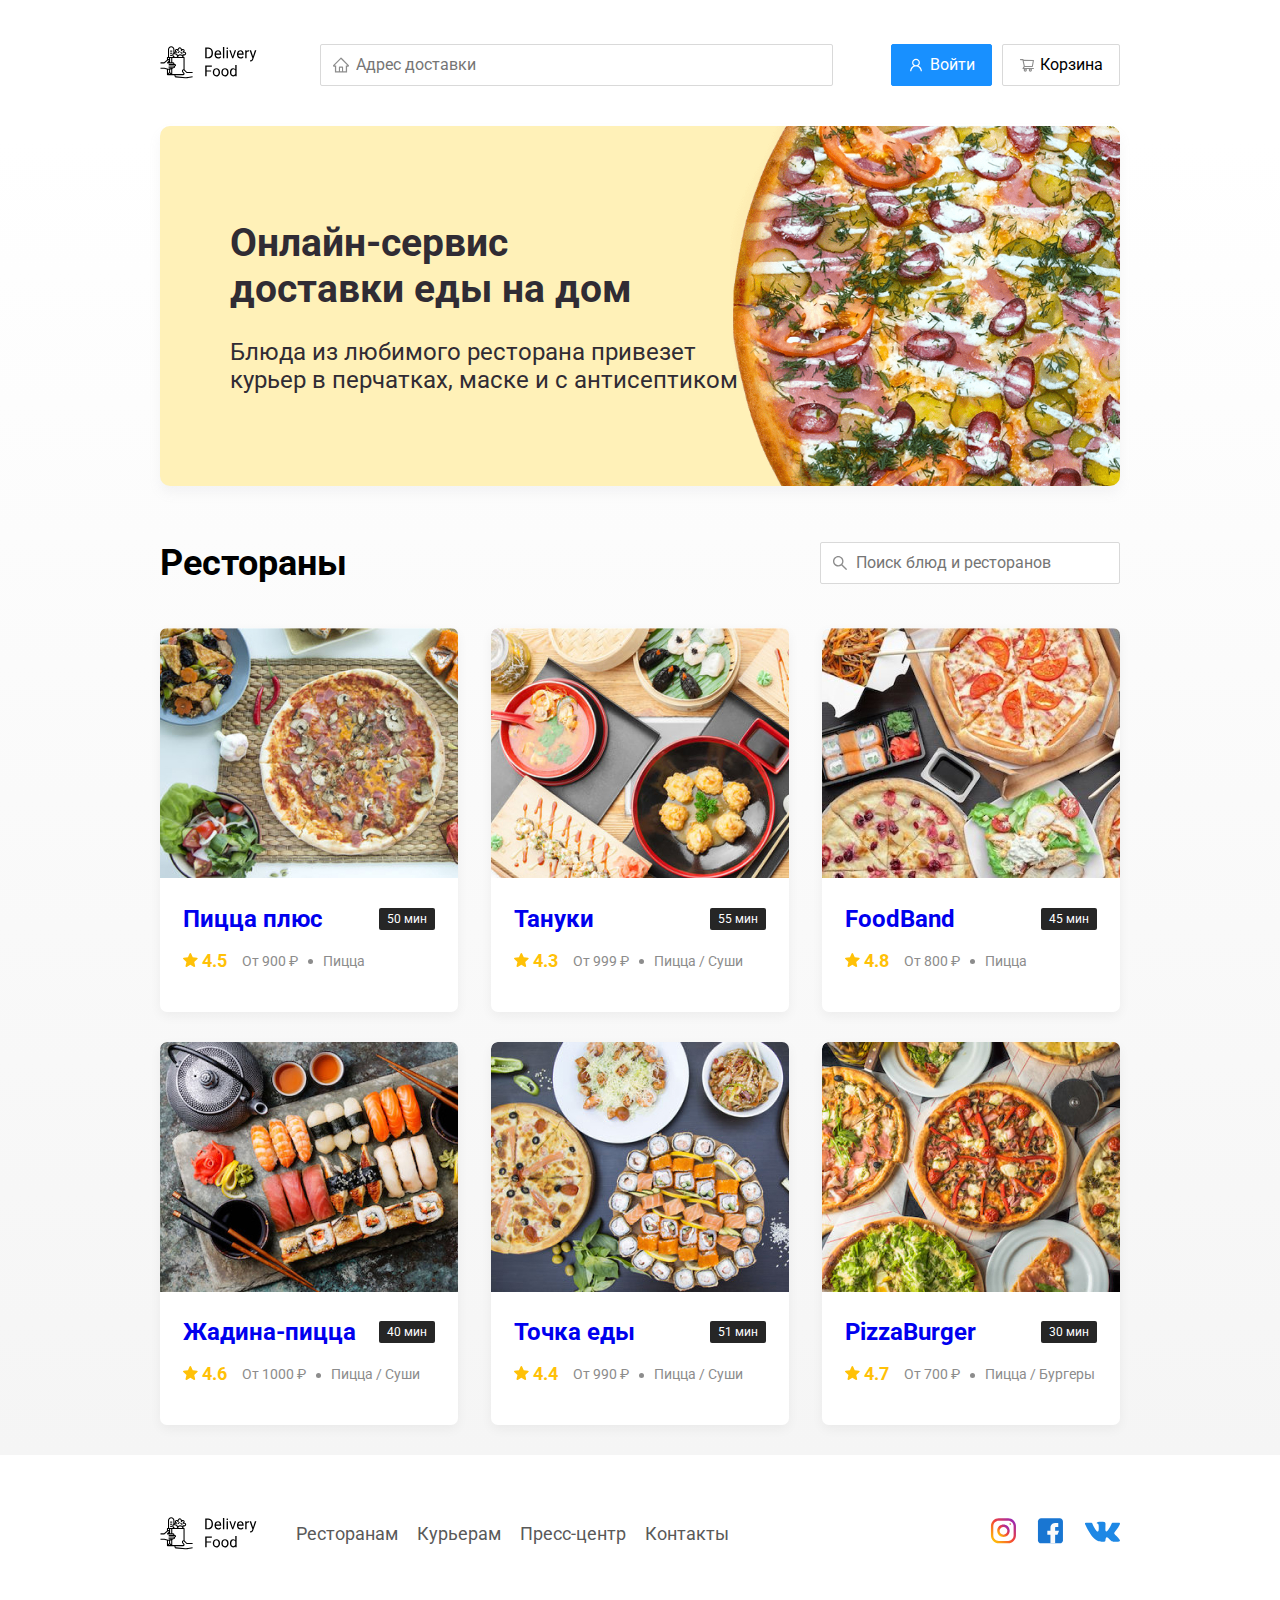
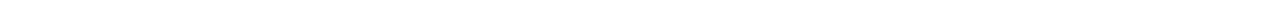
<file: index.html>
<!DOCTYPE html>
<html lang="ru">
<head>
    <meta charset="UTF-8">
    <meta name="viewport" content="width=device-width, initial-scale=1.0">
    <title>Delivery Food - доставка еды</title>
    <link href="https://fonts.googleapis.com/css2?family=Roboto:wght@400;700&display=swap" rel="stylesheet">
    <link rel="stylesheet" href="./css/normalize.css">
    <link rel="stylesheet" href="css/animate.css">
    <link rel="stylesheet" href="./css/style.css">
</head>
<body>

    <div class="container">

        <!-- Шапка сайта -->
        <header class="header">
        <!-- Логотип -->
        <a href="index.html" class="logo"><img src="img/logo.svg" alt="Logo"></a>

        <input type="text" class="input input-address" placeholder="Адрес доставки">
        <div class="buttons">
            <button class="button button-primary">
                <img class="button-icon" src="img/icon-container.svg" alt="user">
                <span class="button-text">Войти</span>
            </button>
            <button class="button" id="cart-button">
                <img src="img/shopping-cart.svg" alt="shopping cart" class="button-icon">
                <span class="button-text">Корзина</span>
            </button>
        </div>
        </header>
    </div>

    <main class="main">
        
        <div class="container">

            <section class="promo">
                <h1 class="promo-title">Онлайн-сервис <br> доставки еды на дом</h1>
                <p class="promo-text">Блюда из любимого ресторана привезет курьер в перчатках, маске и с антисептиком</p>
            </section>
    
            <section class="restaurants">
                <div class="section-heading">
                    <h2 class="section-title">Рестораны</h2>
                    <input type="text" class="input input-search" placeholder="Поиск блюд и ресторанов">
                </div>
    
                <div class="cards">
                    <a href="restaurant.html" class="card">
                        <img src="img/card.jpg" alt="image" class="card-image">
                        <div class="card-text">
                            <div class="card-heading">
                                <h3 class="card-title">Пицца плюс</h3>
                                <span class="card-tag tag">50 мин</span>
                            </div>
                            <!-- /.card-heading -->
                            <div class="card-info">
                                <div class="rating"><img src="img/star.svg" alt="star" class="rating-star"> 4.5</div>
                                <div class="price">От 900 ₽</div>
                                <div class="category">Пицца </div>
                            </div>
                            <!-- /.card-info -->
                        </div>
                        <!-- /.card-text -->
                    </a>
                    <!-- /.card -->
    
                    <a href="restaurant.html" class="card">
                        <img src="img/image2.jpg" alt="image" class="card-image">
                        <div class="card-text">
                            <div class="card-heading">
                                <h3 class="card-title">Тануки </h3>
                                <span class="card-tag tag">55 мин</span>
                            </div>
                            <!-- /.card-heading -->
                            <div class="card-info">
                                <div class="rating"><img src="img/star.svg" alt="star" class="rating-star"> 4.3</div>
                                <div class="price">От 999 ₽</div>
                                <div class="category">Пицца / Суши </div>
                            </div>
                            <!-- /.card-info -->
                        </div>
                        <!-- /.card-text -->
                    </a>
                    <!-- /.card -->
    
                    <a href="restaurant.html" class="card">
                        <img src="img/image3.jpg" alt="image" class="card-image">
                        <div class="card-text">
                            <div class="card-heading">
                                <h3 class="card-title">FoodBand</h3>
                                <span class="card-tag tag">45 мин</span>
                            </div>
                            <!-- /.card-heading -->
                            <div class="card-info">
                                <div class="rating"><img src="img/star.svg" alt="star" class="rating-star"> 4.8</div>
                                <div class="price">От 800 ₽</div>
                                <div class="category">Пицца </div>
                            </div>
                            <!-- /.card-info -->
                        </div>
                        <!-- /.card-text -->
                    </a>
                    <!-- /.card -->
    
                    <a href="restaurant.html" class="card">
                        <img src="img/image4.jpg" alt="image" class="card-image">
                        <div class="card-text">
                            <div class="card-heading">
                                <h3 class="card-title">Жадина-пицца</h3>
                                <span class="card-tag tag">40 мин</span>
                            </div>
                            <!-- /.card-heading -->
                            <div class="card-info">
                                <div class="rating"><img src="img/star.svg" alt="star" class="rating-star"> 4.6</div>
                                <div class="price">От 1000 ₽</div>
                                <div class="category">Пицца / Суши </div>
                            </div>
                            <!-- /.card-info -->
                        </div>
                        <!-- /.card-text -->
                    </a>
                    <!-- /.card -->
    
                    <a href="restaurant.html" class="card">
                        <img src="img/image5.jpg" alt="image" class="card-image">
                        <div class="card-text">
                            <div class="card-heading">
                                <h3 class="card-title">Точка еды</h3>
                                <span class="card-tag tag">51 мин</span>
                            </div>
                            <!-- /.card-heading -->
                            <div class="card-info">
                                <div class="rating"><img src="img/star.svg" alt="star" class="rating-star"> 4.4</div>
                                <div class="price">От 990 ₽</div>
                                <div class="category">Пицца / Суши </div>
                            </div>
                            <!-- /.card-info -->
                        </div>
                        <!-- /.card-text -->
                    </a>
                    <!-- /.card -->
    
                    <a href="restaurant.html" class="card">
                        <img src="img/image6.jpg" alt="image" class="card-image">
                        <div class="card-text">
                            <div class="card-heading">
                                <h3 class="card-title">PizzaBurger</h3>
                                <span class="card-tag tag">30 мин</span>
                            </div>
                            <!-- /.card-heading -->
                            <div class="card-info">
                                <div class="rating"><img src="img/star.svg" alt="star" class="rating-star"> 4.7</div>
                                <div class="price">От 700 ₽</div>
                                <div class="category">Пицца / Бургеры </div>
                            </div>
                            <!-- /.card-info -->
                        </div>
                        <!-- /.card-text -->
                    </a>
                    <!-- /.card -->
                </div>
                <!-- /.cards -->
            </section>

        </div>

    </main>

    <footer class="footer">

        <div class="container">
            <div class="footer-block">
                <img src="img/logo.svg" alt="logo" class="logo footer-logo">
                <nav class="footer-nav">
                    <a href="#" class="footer-link">Ресторанам </a>
                    <a href="#" class="footer-link">Курьерам</a>
                    <a href="#" class="footer-link">Пресс-центр</a>
                    <a href="#" class="footer-link">Контакты</a>
                </nav>
                <div class="social-links">
                    <a href="#" class="social-link"><img src="img/insta.svg" alt="instagram"></a>
                    <a href="#" class="social-link"><img src="img/facebook.svg" alt="facebook"></a>
                    <a href="#" class="social-link"><img src="img/vk.svg" alt="vkontakte"></a>
                </div>
            </div>
            <!-- /.footer-block -->
        </div>

    </footer>

    <div class="modal">
        <div class="modal-dialog">
            <div class="modal-header">
                <h3 class="modal-title">Корзина</h3>
                <button class="close">&times;</button>
            </div>
            <div class="modal-body">
                <div class="food-row">
                    <span class="food-name">Ролл угорь стандарт</span>
                    <strong class="food-price">250 ₽</strong>
                    <div class="food-counter">
                        <button class="counter-button">-</button>
                        <span class="counter">1</span>
                        <button class="counter-button">+</button>
                    </div>
                </div>
                <!-- /.foods-row -->
                <div class="food-row">
                    <span class="food-name">Ролл угорь стандарт</span>
                    <strong class="food-price">250 ₽</strong>
                    <div class="food-counter">
                        <button class="counter-button">-</button>
                        <span class="counter">1</span>
                        <button class="counter-button">+</button>
                    </div>
                </div>
                <!-- /.foods-row -->
                <div class="food-row">
                    <span class="food-name">Ролл угорь стандарт</span>
                    <strong class="food-price">250 ₽</strong>
                    <div class="food-counter">
                        <button class="counter-button">-</button>
                        <span class="counter">1</span>
                        <button class="counter-button">+</button>
                    </div>
                </div>
                <!-- /.foods-row -->
                <div class="food-row">
                    <span class="food-name">Ролл угорь стандарт</span>
                    <strong class="food-price">250 ₽</strong>
                    <div class="food-counter">
                        <button class="counter-button">-</button>
                        <span class="counter">1</span>
                        <button class="counter-button">+</button>
                    </div>
                </div>
                <!-- /.foods-row -->
                <div class="food-row">
                    <span class="food-name">Ролл угорь стандарт</span>
                    <strong class="food-price">250 ₽</strong>
                    <div class="food-counter">
                        <button class="counter-button">-</button>
                        <span class="counter">1</span>
                        <button class="counter-button">+</button>
                    </div>
                </div>
                <!-- /.foods-row -->
            </div>

            <div class="modal-footer">
                <span class="modal-pricetag">1250 ₽</span>
                <div class="footer-buttons">
                    <button class="button button-primary">Оформить заказ</button>
                    <button class="button">Отмена</button>
                </div>
            </div>
        </div>
        <!-- /.modal-dialog -->
    </div>

    <script src="js/wow.min.js"></script>
    <script src="js/main.js"></script>

</body>
</html>
</file>
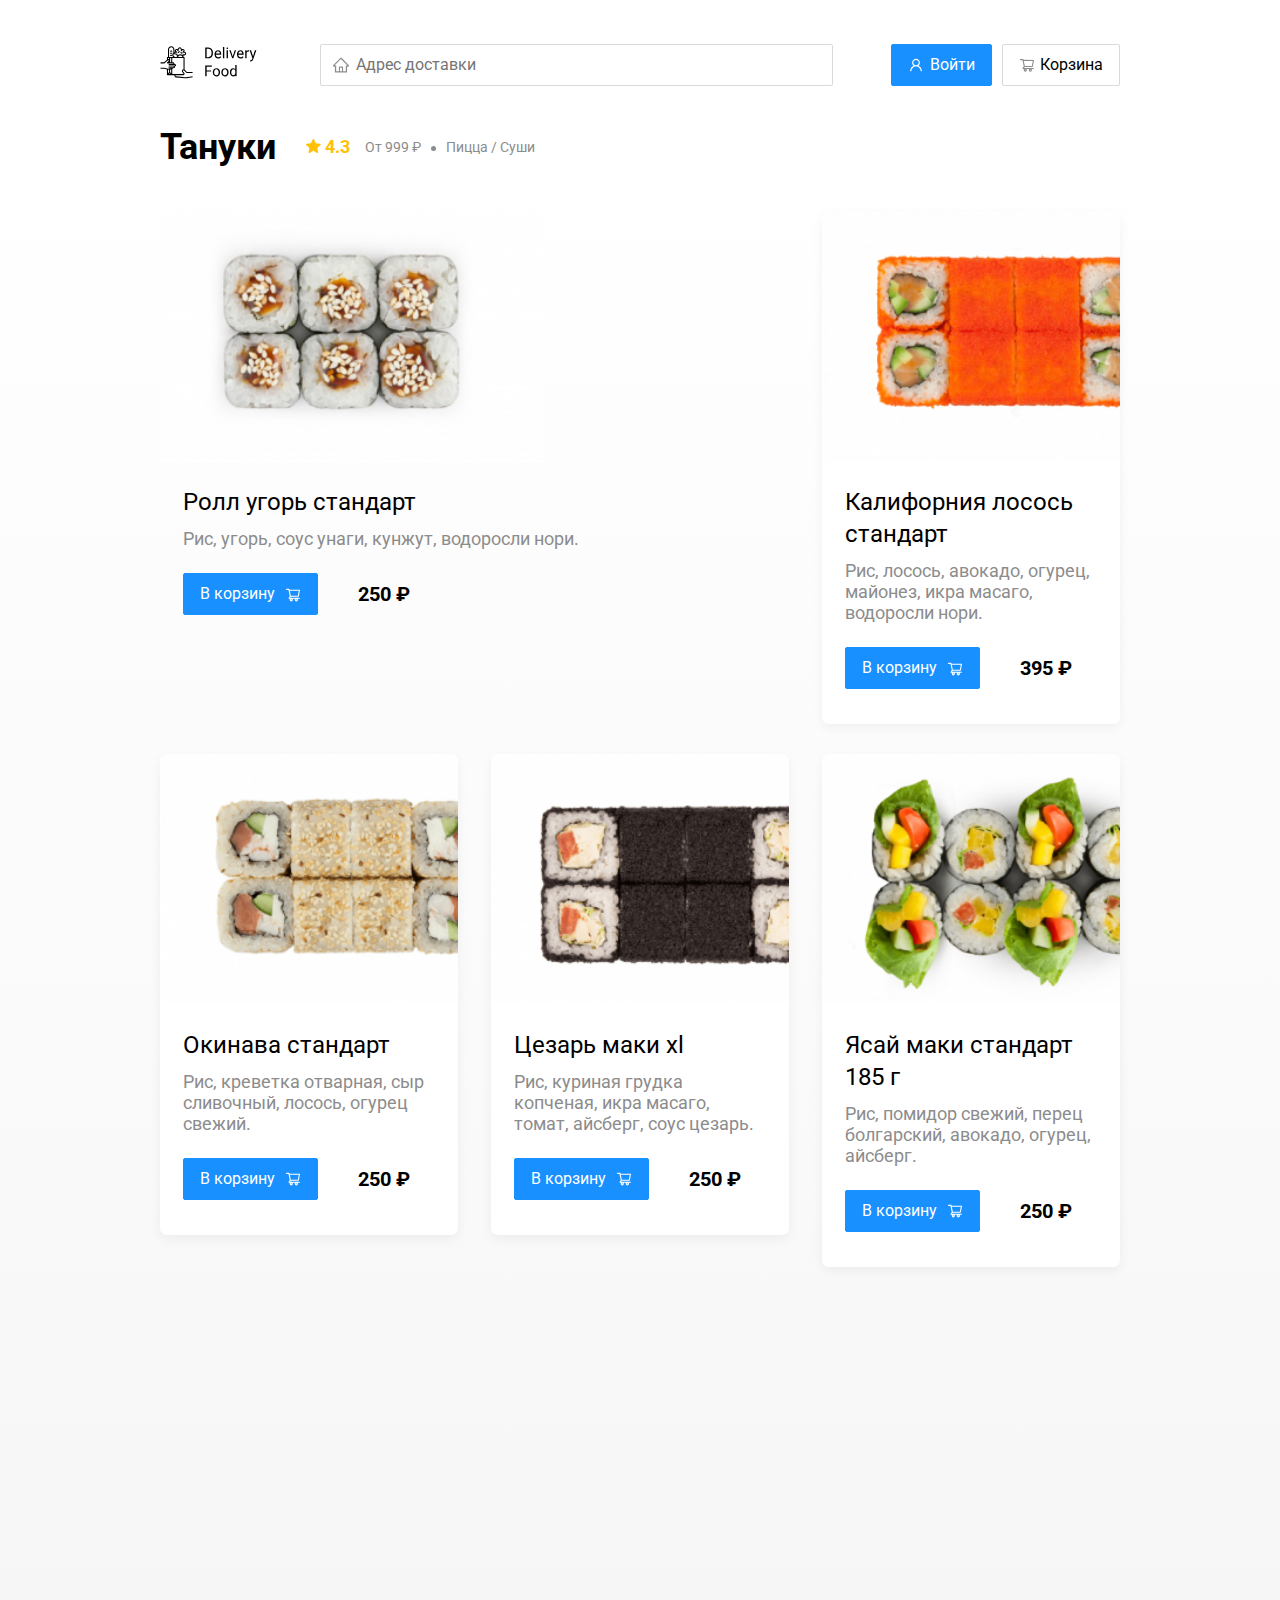
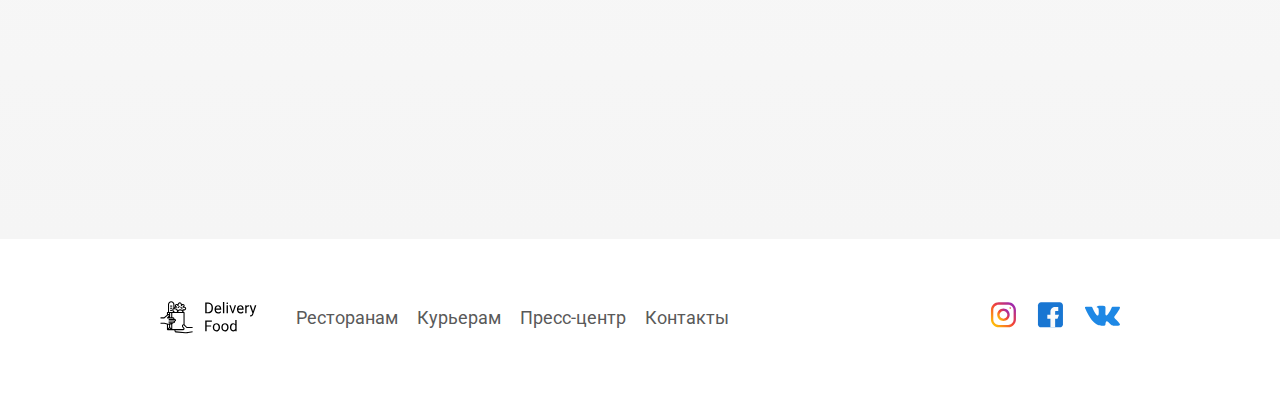
<file: restaurant.html>
<!DOCTYPE html>
<html lang="ru">
<head>
    <meta charset="UTF-8">
    <meta name="viewport" content="width=device-width, initial-scale=1.0">
    <title>PizzaBurger - доставка еды</title>
    <link href="https://fonts.googleapis.com/css2?family=Roboto:wght@400;700&display=swap" rel="stylesheet">
    <link rel="stylesheet" href="./css/normalize.css">
    <link rel="stylesheet" href="css/animate.css">
    <link rel="stylesheet" href="./css/style.css">
</head>
<body>

    <div class="container">

        <!-- Шапка сайта -->
        <header class="header">
        <!-- Логотип -->
        <a href="index.html" class="logo"><img src="img/logo.svg" alt="Logo"></a>

        <input type="text" class="input input-address" placeholder="Адрес доставки">
        <div class="buttons">
            <button class="button button-primary">
                <img class="button-icon" src="img/icon-container.svg" alt="user">
                <span class="button-text">Войти</span>
            </button>
            <button class="button" id="cart-button">
                <img src="img/shopping-cart.svg" alt="shopping cart" class="button-icon">
                <span class="button-text">Корзина</span>
            </button>
        </div>
        </header>
    </div>

    <main class="main">
        
        <div class="container">

                
            <section class="restaurants">
                <div class="section-heading">
                    <h2 class="section-title">Тануки</h2>
                    <div class="card-info">
                        <div class="rating"><img src="img/star.svg" alt="star" class="rating-star"> 4.3</div>
                        <div class="price">От 999 ₽</div>
                        <div class="category">Пицца / Суши </div>
                    </div>
                    <!-- /.card-info -->
                </div>
    
                <div class="cards">
                    <div class="wow fadeInUp" data-wow-delay="0.4s">
                        <img src="img/image11.jpg" alt="image" class="card-image">
                        <div class="card-text">
                            <div class="card-heading">
                                <h3 class="card-title card-title-reg">Ролл угорь стандарт</h3> 
                            </div>
                            <!-- /.card-heading -->
                            <div class="card-info">
                                <div class="ingredients">Рис, угорь, соус унаги, кунжут, водоросли нори.</div>
                            </div>
                            <!-- /.card-info -->
                            <div class="card-buttons">
                                <button class="button button-primary">
                                    <span class="button-card-text">В корзину</span>
                                    <img src="img/shopping-cart2.svg" alt="shopping-cart" class="button-card-image">
                                </button>
                                <strong class="card-price-bold">250 ₽</strong>
                            </div>
                        </div>
                        <!-- /.card-text -->
                    </div>
                    <!-- /.card -->
    
                    <div class="card wow fadeInUp" data-wow-delay="0.4s">
                        <img src="img/image22.jpg" alt="image" class="card-image">
                        <div class="card-text">
                            <div class="card-heading">
                                <h3 class="card-title card-title-reg">Калифорния лосось стандарт</h3> 
                            </div>
                            <!-- /.card-heading -->
                            <div class="card-info">
                                <div class="ingredients">Рис, лосось, авокадо, огурец, майонез, икра масаго, водоросли нори.</div>
                            </div>
                            <!-- /.card-info -->
                            <div class="card-buttons">
                                <button class="button button-primary">
                                    <span class="button-card-text">В корзину</span>
                                    <img src="img/shopping-cart2.svg" alt="shopping-cart" class="button-card-image">
                                </button>
                                <strong class="card-price-bold">395 ₽</strong>
                            </div>
                        </div>
                        <!-- /.card-text -->
                    </div>
                    <!-- /.card -->
    
                    <div class="card wow fadeInUp" data-wow-delay="0.4s">
                        <img src="img/image33.jpg" alt="image" class="card-image">
                        <div class="card-text">
                            <div class="card-heading">
                                <h3 class="card-title card-title-reg">Окинава стандарт</h3> 
                            </div>
                            <!-- /.card-heading -->
                            <div class="card-info">
                                <div class="ingredients"> Рис, креветка отварная, сыр сливочный, лосось, огурец свежий.</div>
                            </div>
                            <!-- /.card-info -->
                            <div class="card-buttons">
                                <button class="button button-primary">
                                    <span class="button-card-text">В корзину</span>
                                    <img src="img/shopping-cart2.svg" alt="shopping-cart" class="button-card-image">
                                </button>
                                <strong class="card-price-bold">250 ₽</strong>
                            </div>
                        </div>
                        <!-- /.card-text -->
                    </div>
                    <!-- /.card -->
    
                    <div class="card wow fadeInUp" data-wow-delay="0.5s">
                        <img src="img/image44.jpg" alt="image" class="card-image">
                        <div class="card-text">
                            <div class="card-heading">
                                <h3 class="card-title card-title-reg">Цезарь маки хl</h3> 
                            </div>
                            <!-- /.card-heading -->
                            <div class="card-info">
                                <div class="ingredients">Рис, куриная грудка копченая, икра масаго, томат, айсберг, соус цезарь.</div>
                            </div>
                            <!-- /.card-info -->
                            <div class="card-buttons">
                                <button class="button button-primary">
                                    <span class="button-card-text">В корзину</span>
                                    <img src="img/shopping-cart2.svg" alt="shopping-cart" class="button-card-image">
                                </button>
                                <strong class="card-price-bold">250 ₽</strong>
                            </div>
                        </div>
                        <!-- /.card-text -->
                    </div>
                    <!-- /.card -->
    
                    <div class="card wow fadeInUp" data-wow-delay="0.6s">
                        <img src="img/image55.jpg" alt="image" class="card-image">
                        <div class="card-text">
                            <div class="card-heading">
                                <h3 class="card-title card-title-reg">Ясай маки стандарт 185 г</h3> 
                            </div>
                            <!-- /.card-heading -->
                            <div class="card-info">
                                <div class="ingredients">Рис, помидор свежий, перец болгарский, авокадо, огурец, айсберг.</div>
                            </div>
                            <!-- /.card-info -->
                            <div class="card-buttons">
                                <button class="button button-primary">
                                    <span class="button-card-text">В корзину</span>
                                    <img src="img/shopping-cart2.svg" alt="shopping-cart" class="button-card-image">
                                </button>
                                <strong class="card-price-bold">250 ₽</strong>
                            </div>
                        </div>
                        <!-- /.card-text -->
                    </div>
                    <!-- /.card -->
    
                    <div class="card wow fadeInUp" data-wow-delay="0.6s">
                        <img src="img/image66.jpg" alt="image" class="card-image">
                        <div class="card-text">
                            <div class="card-heading">
                                <h3 class="card-title card-title-reg">Ролл с креветкой стандарт</h3> 
                            </div>
                            <!-- /.card-heading -->
                            <div class="card-info">
                                <div class="ingredients">Рис, водоросли нори, креветки отварные, сыр сливочный, огурцы.</div>
                            </div>
                            <!-- /.card-info -->
                            <div class="card-buttons">
                                <button class="button button-primary">
                                    <span class="button-card-text">В корзину</span>
                                    <img src="img/shopping-cart2.svg" alt="shopping-cart" class="button-card-image">
                                </button>
                                <strong class="card-price-bold">250 ₽</strong>
                            </div>
                        </div>
                        <!-- /.card-text -->
                    </div>
                    <!-- /.card -->
                </div>
                <!-- /.cards -->
            </section>

        </div>

    </main>

    <footer class="footer">

        <div class="container">
            <div class="footer-block">
                <img src="img/logo.svg" alt="logo" class="logo footer-logo">
                <nav class="footer-nav">
                    <a href="#" class="footer-link">Ресторанам </a>
                    <a href="#" class="footer-link">Курьерам</a>
                    <a href="#" class="footer-link">Пресс-центр</a>
                    <a href="#" class="footer-link">Контакты</a>
                </nav>
                <div class="social-links">
                    <a href="#" class="social-link"><img src="img/insta.svg" alt="instagram"></a>
                    <a href="#" class="social-link"><img src="img/facebook.svg" alt="facebook"></a>
                    <a href="#" class="social-link"><img src="img/vk.svg" alt="vkontakte"></a>
                </div>
            </div>
            <!-- /.footer-block -->
        </div>

    </footer>

    <div class="modal">
        <div class="modal-dialog">
            <div class="modal-header">
                <h3 class="modal-title">Корзина</h3>
                <button class="close">&times;</button>
            </div>
            <div class="modal-body">
                <div class="food-row">
                    <span class="food-name">Ролл угорь стандарт</span>
                    <strong class="food-price">250 ₽</strong>
                    <div class="food-counter">
                        <button class="counter-button">-</button>
                        <span class="counter">1</span>
                        <button class="counter-button">+</button>
                    </div>
                </div>
                <!-- /.foods-row -->
                <div class="food-row">
                    <span class="food-name">Ролл угорь стандарт</span>
                    <strong class="food-price">250 ₽</strong>
                    <div class="food-counter">
                        <button class="counter-button">-</button>
                        <span class="counter">1</span>
                        <button class="counter-button">+</button>
                    </div>
                </div>
                <!-- /.foods-row -->
                <div class="food-row">
                    <span class="food-name">Ролл угорь стандарт</span>
                    <strong class="food-price">250 ₽</strong>
                    <div class="food-counter">
                        <button class="counter-button">-</button>
                        <span class="counter">1</span>
                        <button class="counter-button">+</button>
                    </div>
                </div>
                <!-- /.foods-row -->
                <div class="food-row">
                    <span class="food-name">Ролл угорь стандарт</span>
                    <strong class="food-price">250 ₽</strong>
                    <div class="food-counter">
                        <button class="counter-button">-</button>
                        <span class="counter">1</span>
                        <button class="counter-button">+</button>
                    </div>
                </div>
                <!-- /.foods-row -->
                <div class="food-row">
                    <span class="food-name">Ролл угорь стандарт</span>
                    <strong class="food-price">250 ₽</strong>
                    <div class="food-counter">
                        <button class="counter-button">-</button>
                        <span class="counter">1</span>
                        <button class="counter-button">+</button>
                    </div>
                </div>
                <!-- /.foods-row -->
            </div>

            <div class="modal-footer">
                <span class="modal-pricetag">1250 ₽</span>
                <div class="footer-buttons">
                    <button class="button button-primary">Оформить заказ</button>
                    <button class="button">Отмена</button>
                </div>
            </div>
        </div>
        <!-- /.modal-dialog -->
    </div>

    <script src="js/wow.min.js"></script>
    <script src="js/main.js"></script>

</body>
</html>
</file>
<file: css/style.css>
*{
    box-sizing: border-box;
}
body{
    font-family: 'Roboto', sans-serif;
    padding-top: 44px;
}
.container{
    max-width: 1200px;
    margin: auto;
}
.header{
    display: flex;
    align-items: center;
    justify-content: space-between;
    margin-bottom: 40px;
}
.input{
    background: #FFFFFF;
    border: 1px solid #D9D9D9;
    border-radius: 2px;
    font-size: 16px;
    line-height: 24px;
    padding: 8px;
    padding-left: 35px;
    background-repeat: no-repeat;
    background-position: left 11px center;
}
.input-address{
    flex: 0.8;
    background-image: url(../img/home.svg);
}
.input-search{
    width: 300px;
    background-image: url(../img/search.svg);
    margin-left: auto;    
}
.buttons{
    display: flex;
    align-items: center;
}
.button{
    display: flex;
    align-items: center;
    padding: 8px 16px;
    background: #FFFFFF;
    border: 1px solid #D9D9D9;
    box-sizing: border-box;
    box-shadow: 0px 0px 2px rgba(0, 0, 0, 0.0015);
    border-radius: 2px;
    font-size: 16px;
    line-height: 24px;
}
.button-primary{
    background: #1890FF;
    border: 1px solid #1890FF;
    color: #fff;
    margin-right: 10px;
}
.button-icon{
    margin-right: 6px;
    /* vertical-align: middle; */
}
/* .button-text{
    vertical-align: middle;
} */
.button-card-text{
    margin-right: 10px;
}
.promo{
    box-shadow: 0px 7px 12px rgba(158, 158, 163, 0.1);
    background: #FFF1B8 url(../img/promo-image.png) no-repeat top 10px right -200px / 850px;
    border-radius: 10px;
    padding: 68px 70px;
    margin-bottom: 56px;
}
.promo-title{
    font-style: normal;
    font-weight: bold;
    font-size: 39px;
    line-height: 46px;
    color: #302C34;
    
}
.promo-text{
    max-width: 538px;
    font-style: normal;
    font-weight: normal;
    font-size: 24px;
    line-height: 28px;
    color: #302C34;

}
.main{
    background: linear-gradient(180deg, rgba(245, 245, 245, 0) 1.04%, #F5F5F5 100%);
}
.section-heading{
    display: flex;
    align-items: center;
    
    margin-bottom: 44px;
}
.section-title{
    font-style: normal;
    font-weight: bold;
    font-size: 36px;
    line-height: 42px;
    margin: 0;
    margin-right: 30px;
}
.cards{
    display: flex;
    align-items: flex-start;
    justify-content: space-between;
    flex-wrap: wrap;
}
.card{
    background: #FFFFFF;
    box-shadow: 0px 4px 12px rgba(0, 0, 0, 0.05);
    border-radius: 7px;
    overflow: hidden;
    margin-bottom: 30px;
    flex-basis: 31%;
    text-decoration: none;
}
.card-image{
    width: 384px;
    height: 250px;
    object-fit: cover;
}
.card-text{
    padding-top: 20px;
    padding-bottom: 35px;
    padding-left: 23px;
    padding-right: 23px;
}
.card-heading{
    display: flex;
    align-items: center;
    justify-content: space-between;
    margin-bottom: 10px;
}
.card-title{
    margin: 0;
    font-style: normal;
    font-weight: bold;
    font-size: 24px;
    line-height: 32px;
}
.card-title-reg{
    font-weight: 400;
}
.card-tag{
    font-style: normal;
    font-weight: normal;
    font-size: 12px;
    line-height: 20px;
    color: #ffffff;
    background: #262626;
    border-radius: 2px;
    padding: 1px 8px;    
}
.card-info{
    display: flex;
    align-items: center;
    flex-wrap: wrap;
    
}
.card-buttons{
    display: flex;
    align-items: center;
    margin-top: 24px;
}
.card-price-bold{
    font-weight: bold;
    font-size: 20px;
    line-height: 32px;
    margin-left: 30px;
}
.rating{
   margin-right: 26px;
   color: #FFC107;
   font-style: normal;
    font-weight: bold;
    font-size: 18px;
    line-height: 32px; 
}
.price, 
.category {
    font-size: 18px;
    line-height: 32px;
    color: #8C8C8C;
}
.price{
    margin-right: 10px;
}
.ingredients{
    font-size: 18px;
    line-height: 21px;
    color: #8C8C8C;
}
.category{
    text-overflow: ellipsis;
    overflow: hidden;
    white-space: nowrap;
    max-width: 150px;
}
.price::after{
    content:"";
    width: 5px;
    height: 5px;
    background-color: #8c8c8c;
    display: inline-block;
    vertical-align: middle;
    border-radius: 50%;
    margin-left: 10px;
}
.footer{
    padding: 60px 0;
}
.footer-block{
    display: flex;
    align-items: center;
    justify-content: space-between;
}
.footer-nav{
    margin-left: 35px;
    margin-right: auto;
}
.footer-link{
    display: inline-block;
    color: #595959;
    font-style: normal;
    font-weight: normal;
    font-size: 18px;
    line-height: 21px;
    text-decoration: none;
}
.footer-link:not(:last-child){
    margin-right: 15px;
}
.social-links{
    display: flex;
    align-items: center;
}
.social-link:not(:last-child){
    margin-right: 21px;
}

.modal{

    position: fixed;
    left: 0;
    top: 0;
    width: 100%;
    height: 100%;
    background: rgba(0, 0, 0, 0.4);
    display: none;
}
.is-open{
    display: flex;
}
.modal-dialog{
    max-width: 780px;
    width: 95%;
    /* min-height: 552px; */
    background: #FFFFFF;
    border-radius: 5px;
    margin: auto;
    padding: 40px 45px;
}
.modal-header{
    display: flex;
    align-items: center;
    justify-content: space-between;
    margin-bottom: 45px;
}
.modal-title{
    margin: 0;
    font-weight: bold;
    font-size: 36px;
    line-height: 42px;
}
.close{
    font-size: 36px;
    border: none;
    background-color: transparent;
}
.modal-body{
    margin-bottom: 52px;
}
.food-row{
    display: flex;
    align-items: flex-start;
    justify-content: space-between;
    padding-bottom: 8px;
    border-bottom: 1px solid #D9D9D9;
    margin-bottom: 15px;
}
.food-name{
    font-weight: normal;
    font-size: 18px;
    line-height: 32px;
}
.food-price{
    margin-left: auto;
    margin-right: 47px;
    font-weight: bold;
    font-size: 20px;
    line-height: 32px;
}
.food-counter{
    display: flex;
    align-items: center;
}
.counter-button{
    display: flex;
    align-items: center;
    justify-content: center;
    width: 39px;
    height: 32px;
    background: #FFFFFF;
    border: 1px solid #40A9FF;
    box-sizing: border-box;
    border-radius: 2px;
    font-weight: normal;
    font-size: 14px;
    line-height: 22px;
    color: #40A9FF;
}
.counter{
    font-size: 16px;
    line-height: 24px;
    margin-left: 10px;
    margin-right: 10px;
}
.modal-footer{
    display: flex;
    align-items: center;
    justify-content: space-between;
}
.footer-buttons{
    display: flex;
    align-items: center;
}
.modal-pricetag{
    background: #262626;
    border-radius: 5px;
    color: #ffffff;
    padding: 15px 20px;
    font-size: 20px;
    line-height: 23px;
}

@media (max-width: 1366px){
    .container{
        max-width: 960px;
    }
    .promo{
        background-position: center right -360px;
        background-size: 750px;
    }
    .rating{
        margin-right: 15px;
    }
    .category,
    .price{
        font-size: 14px;
    }

}
@media (max-width: 992px){
    .container{
        max-width: 750px;
    }
    .promo{
        padding: 50px;
        background-size: 500px;
        background-position: center right -210px;
    }
    .promo-text{
        font-size: 18px;
        max-width: 400px;
    }
    .card{
        flex-basis: 49%;
    }
    .footer-link{
        font-size: 16px;
    }
}
@media (max-width: 768px){
    .container{
        max-width: 560px;
    }
    .card-info{
        flex-wrap: wrap;
    }
    .card .rating{
        flex-basis: 100%;
    }
    .card-title{
        font-size: 18px;
    }
    .promo{
        background-size: 300px;
        background-position: bottom 50px  right -120px;
    }
    .promo-title{
        font-size: 24px;
        line-height: 1.4;  
    }
    .promo-text{
        margin-top: 0;
    }
}
@media (max-width: 578px){
    .container{
        max-width: 90%;
    }
    .header{
        flex-wrap: wrap;
    }
    .input-address{
        margin-top: 15px;
        order: 5;
        flex: 1;
    }
    .promo{
        background-size: 150px;
        background-position: top -20px right -80px;
    }
    .promo-title{
        margin-bottom: 10px;
    }
    .section-title{
        font-size: 20px;
    }
    .card{
        flex-basis: 100%;
    }
    .card-image{
        width: 100%;
    }
    .footer{
        padding: 30px 0;
    }
    .footer-block{
        align-items: flex-start;
    }
    .footer-nav{
        margin-left: 0;
        margin-right: 0;
        order: 0;
        display: flex;
        flex-direction: column;
    }
    .footer-logo{
        margin-right: 15px;
        order: 1;
    }
    .social-links{
        order: 2;
    }
}
@media (max-width: 480px){
    .button-text{
        display: none;
    }
    .button-icon{
        margin: 0;
    }
    .button{
        min-height: 40px;
    }
    .promo{
        padding: 30px;
    }
    .section-heading{
        flex-wrap: wrap;
    }
    .footer-block{
        flex-wrap: wrap;
        flex-direction: column;
        align-items: center;
    }
    .footer-logo{
        order: 0;
        margin-bottom: 20px;
    }
    .footer-nav{
        margin-bottom: 20px;
        text-align: center;
    }
    .footer-link:not(:last-child){
        margin-right: 0;
    }
}
</file>
